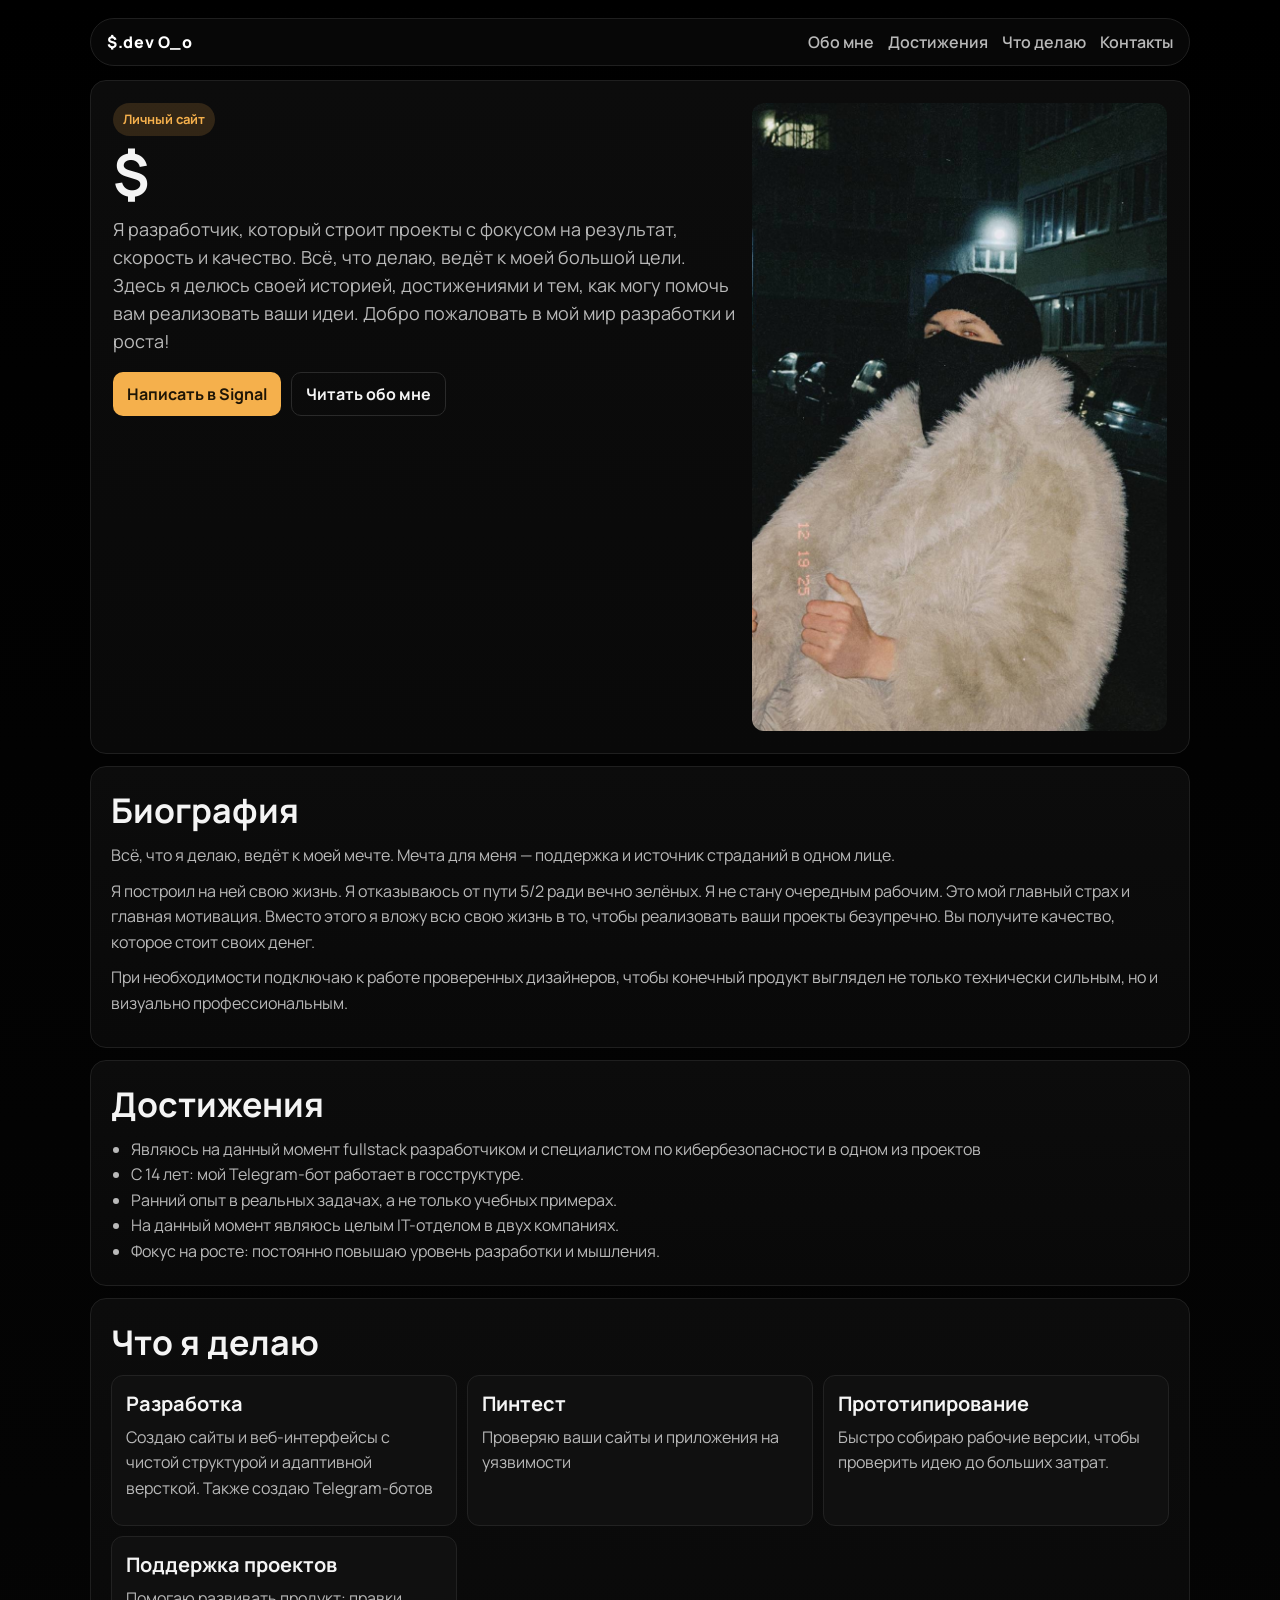
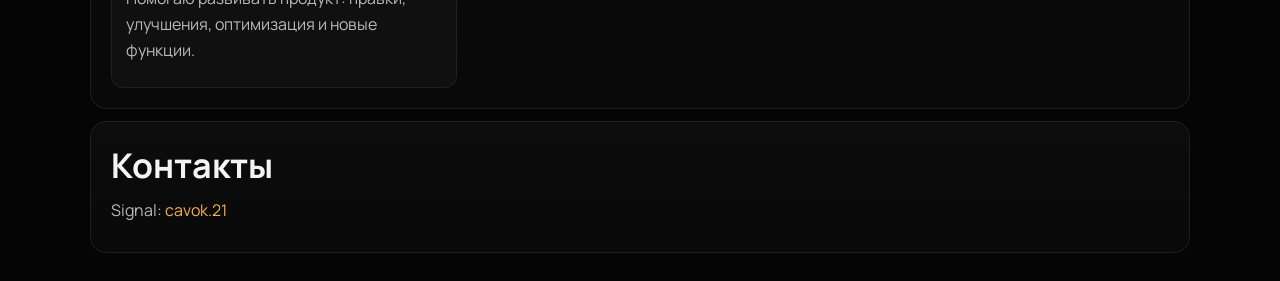
<file: index.html>
﻿<!doctype html>
<html lang="ru">
  <head>
    <meta charset="UTF-8" />
    <meta name="viewport" content="width=device-width, initial-scale=1.0" />
    <title>$.Developer</title>
    <meta
      name="description"
      content="Личный сайт одного разработчика: разработка, достижения, услуги и контакты."
    />
    <link rel="preconnect" href="https://fonts.googleapis.com" />
    <link rel="preconnect" href="https://fonts.gstatic.com" crossorigin />
    <link
      href="https://fonts.googleapis.com/css2?family=Manrope:wght@400;500;700;800&display=swap"
      rel="stylesheet"
    />
    <link rel="stylesheet" href="./style.css" />
  </head>
  <body>
    <div class="layout">
      <header class="topbar">
        <a class="logo" href="#home">$.dev O_o</a>
        <nav>
          <a href="#about">Обо мне</a>
          <a href="#achievements">Достижения</a>
          <a href="#services">Что делаю</a>
          <a href="#contacts">Контакты</a>
        </nav>
      </header>

      <main>
        <section class="hero" id="home">
          <div class="hero-copy">
            <p class="badge">Личный сайт</p>
            <h1>$</h1>
            <p class="lead">
              Я разработчик, который строит проекты с фокусом на результат,
              скорость и качество. Всё, что делаю, ведёт к моей большой цели.
              Здесь я делюсь своей историей, достижениями и тем, как могу помочь вам реализовать ваши идеи. Добро пожаловать в мой мир разработки и роста! 
            </p>
            <div class="hero-actions">
              <a class="btn btn-primary" href="https://signal.me/#eu/_WJUxyVaudoMOXR6yJzldI3hcY5ZyGGqUcJfaogq-I003ccfCbtIBIz-_JtI6m2q" target="_blank" rel="noopener">Написать в Signal</a>
              <a class="btn btn-secondary" href="#about">Читать обо мне</a>
            </div>
          </div>
          <div class="hero-photo">
            <img src="./images/uakonch2.jpg" alt="Фото разраба" />
          </div>
        </section>

        <section class="card" id="about">
          <h2>Биография</h2>
          <p>
            Всё, что я делаю, ведёт к моей мечте. Мечта для меня — поддержка и источник страданий в одном лице. 
          </p>
          <p>
             Я построил на ней свою жизнь. Я отказываюсь от пути 5/2 ради вечно зелёных. Я не стану очередным рабочим. Это мой главный страх и главная мотивация. Вместо этого я вложу всю свою жизнь в то, чтобы реализовать ваши проекты безупречно. Вы получите качество, которое стоит своих денег.
          </p>
          <p>
            При необходимости подключаю к работе проверенных дизайнеров, чтобы
            конечный продукт выглядел не только технически сильным, но и визуально
            профессиональным.
          </p>
        </section>

        <section class="card" id="achievements">
          <h2>Достижения</h2>
          <ul class="list">
            <li>Являюсь на данный момент fullstack разработчиком и специалистом по кибербезопасности в одном из проектов</li>
            <li>С 14 лет: мой Telegram-бот работает в госструктуре.</li>
            <li>Ранний опыт в реальных задачах, а не только учебных примерах.</li>
            <li>На данный момент являюсь целым IT-отделом в двух компаниях.</li>
            <li>Фокус на росте: постоянно повышаю уровень разработки и мышления.</li>
          </ul>
        </section>

        <section class="card" id="services">
          <h2>Что я делаю</h2>
          <div class="grid">
            <article>
              <h3>Разработка</h3>
              <p>Создаю сайты и веб-интерфейсы с чистой структурой и адаптивной версткой. Также создаю Telegram-ботов</p>
            </article>
            <article>
              <h3>Пинтест</h3>
              <p>Проверяю ваши сайты и приложения на уязвимости</p>
            </article>
            <article>
              <h3>Прототипирование</h3>
              <p>Быстро собираю рабочие версии, чтобы проверить идею до больших затрат.</p>
            </article>
            <article>
              <h3>Поддержка проектов</h3>
              <p>Помогаю развивать продукт: правки, улучшения, оптимизация и новые функции.</p>
            </article>
          </div>
        </section>

        <section class="card contact" id="contacts">
          <h2>Контакты</h2>
          <p>Signal: <a href="https://signal.me/#eu/_WJUxyVaudoMOXR6yJzldI3hcY5ZyGGqUcJfaogq-I003ccfCbtIBIz-_JtI6m2q" target="_blank" rel="noopener">cavok.21</a></p>
        </section>
      </main>
    </div>
  </body>
</html>
</file>
<file: style.css>
﻿:root {
  --bg: #000000;
  --bg-soft: #080808;
  --card: #0e0e0e;
  --line: #1f1f1f;
  --text: #f4f4f4;
  --muted: #b9b9b9;
  --accent: #f5b04c;
  --accent-dark: #1e1506;
  --radius: 16px;
}

* {
  box-sizing: border-box;
}

body {
  margin: 0;
  font-family: "Manrope", sans-serif;
  color: var(--text);
  background: linear-gradient(180deg, #000 0%, #050505 100%);
}

a {
  color: var(--accent);
  text-decoration: none;
}

a:hover {
  text-decoration: underline;
}

.layout {
  width: min(1100px, calc(100% - 24px));
  margin: 0 auto;
  padding: 18px 0 28px;
}

.topbar {
  position: sticky;
  top: 10px;
  z-index: 10;
  display: flex;
  align-items: center;
  justify-content: space-between;
  gap: 12px;
  padding: 12px 16px;
  border: 1px solid var(--line);
  border-radius: 999px;
  background: rgba(8, 8, 8, 0.95);
  backdrop-filter: blur(8px);
}

.logo {
  color: #fff;
  font-weight: 800;
  letter-spacing: 0.04em;
}

nav {
  display: flex;
  gap: 14px;
  flex-wrap: wrap;
}

nav a {
  color: var(--muted);
  font-weight: 600;
}

main {
  margin-top: 14px;
  display: grid;
  gap: 12px;
}

.hero,
.card {
  border: 1px solid var(--line);
  border-radius: var(--radius);
  background: linear-gradient(180deg, #0c0c0c, #090909);
}

.hero {
  display: grid;
  grid-template-columns: 1.2fr 0.8fr;
  gap: 16px;
  padding: 22px;
}

.badge {
  display: inline-block;
  margin: 0 0 8px;
  padding: 6px 10px;
  border-radius: 999px;
  background: rgba(245, 176, 76, 0.16);
  color: var(--accent);
  font-size: 13px;
  font-weight: 700;
}

h1 {
  margin: 0;
  font-size: clamp(34px, 5vw, 58px);
  line-height: 1.04;
}

.lead {
  margin: 12px 0 0;
  color: var(--muted);
  font-size: 18px;
  line-height: 1.55;
}

.hero-actions {
  margin-top: 16px;
  display: flex;
  gap: 10px;
  flex-wrap: wrap;
}

.btn {
  display: inline-flex;
  align-items: center;
  justify-content: center;
  min-height: 42px;
  padding: 10px 14px;
  border-radius: 10px;
  font-weight: 700;
}

.btn-primary {
  color: var(--accent-dark);
  background: var(--accent);
}

.btn-secondary {
  border: 1px solid #2a2a2a;
  color: var(--text);
}

.hero-photo img {
  width: 100%;
  height: 100%;
  min-height: 300px;
  object-fit: cover;
  border-radius: 12px;
}

.card {
  padding: 20px;
}

h2 {
  margin: 0 0 10px;
  font-size: clamp(24px, 3vw, 34px);
}

h3 {
  margin: 0 0 8px;
  font-size: 20px;
}

p {
  margin: 0 0 10px;
  color: var(--muted);
  line-height: 1.6;
}

.list {
  margin: 8px 0 0;
  padding-left: 20px;
  color: var(--muted);
  line-height: 1.6;
}

.grid {
  display: grid;
  grid-template-columns: repeat(3, minmax(0, 1fr));
  gap: 10px;
}

.grid article {
  border: 1px solid #222;
  border-radius: 12px;
  padding: 14px;
  background: #101010;
}

.contact p {
  margin: 0 0 8px;
}

@media (max-width: 900px) {
  .hero {
    grid-template-columns: 1fr;
  }

  .grid {
    grid-template-columns: 1fr;
  }
}

@media (max-width: 640px) {
  .layout {
    width: min(1100px, calc(100% - 14px));
  }

  .topbar {
    border-radius: 14px;
    align-items: flex-start;
    flex-direction: column;
  }

  .hero,
  .card {
    padding: 16px;
  }
}
</file>
